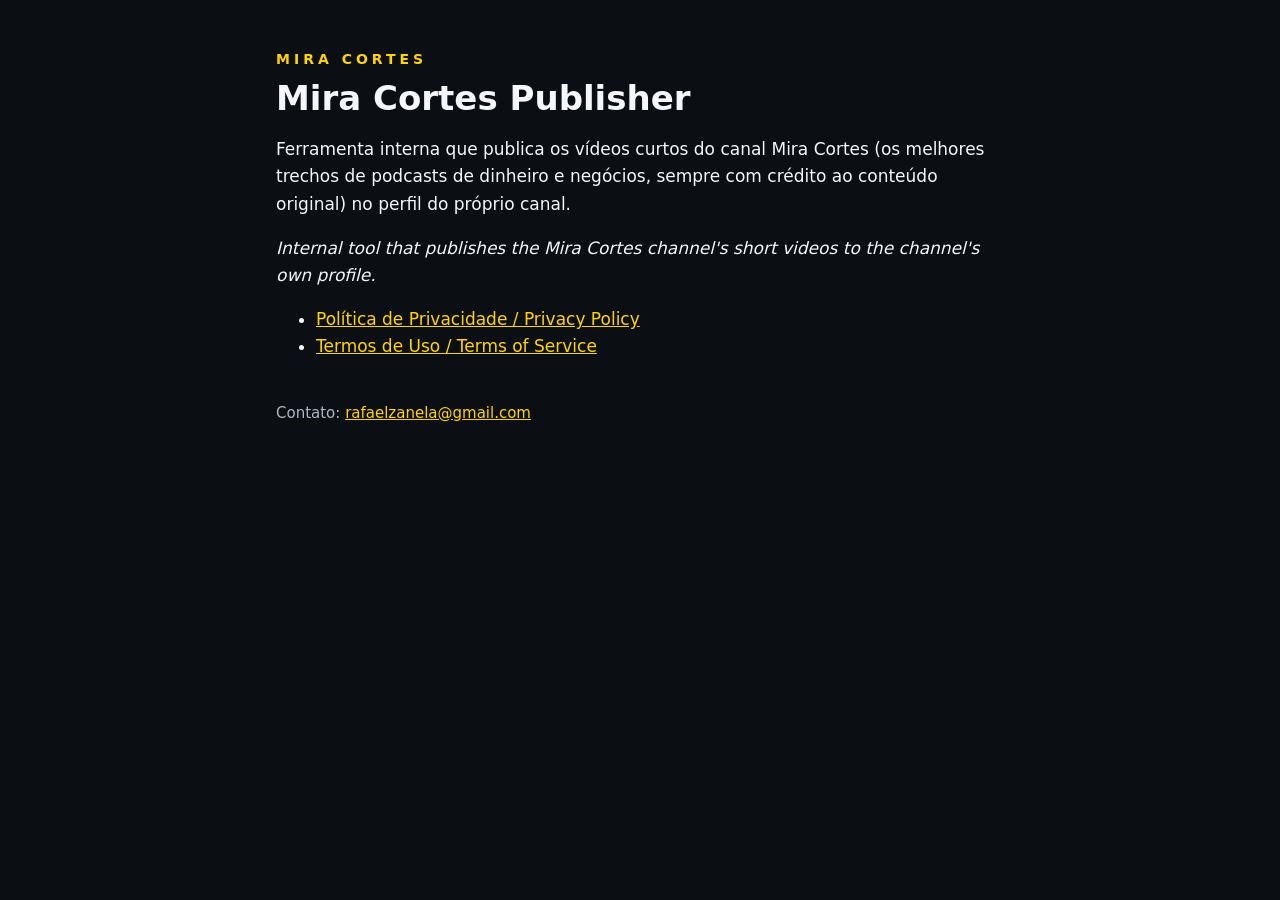
<file: index.html>
<!doctype html>
<html lang="pt-BR">
<head>
<meta charset="utf-8">
<meta name="viewport" content="width=device-width, initial-scale=1">
<title>Mira Cortes Publisher</title>
<link rel="stylesheet" href="estilo.css">
</head>
<body>
<main>
<p class="marca">Mira Cortes</p>
<h1>Mira Cortes Publisher</h1>
<p>Ferramenta interna que publica os vídeos curtos do canal Mira Cortes (os melhores trechos de podcasts de dinheiro
e negócios, sempre com crédito ao conteúdo original) no perfil do próprio canal.</p>
<p><em>Internal tool that publishes the Mira Cortes channel's short videos to the channel's own profile.</em></p>
<ul>
  <li><a href="privacidade.html">Política de Privacidade / Privacy Policy</a></li>
  <li><a href="termos.html">Termos de Uso / Terms of Service</a></li>
</ul>
<p class="rodape">Contato: <a href="mailto:rafaelzanela@gmail.com">rafaelzanela@gmail.com</a></p>
</main>
</body>
</html>
</file>
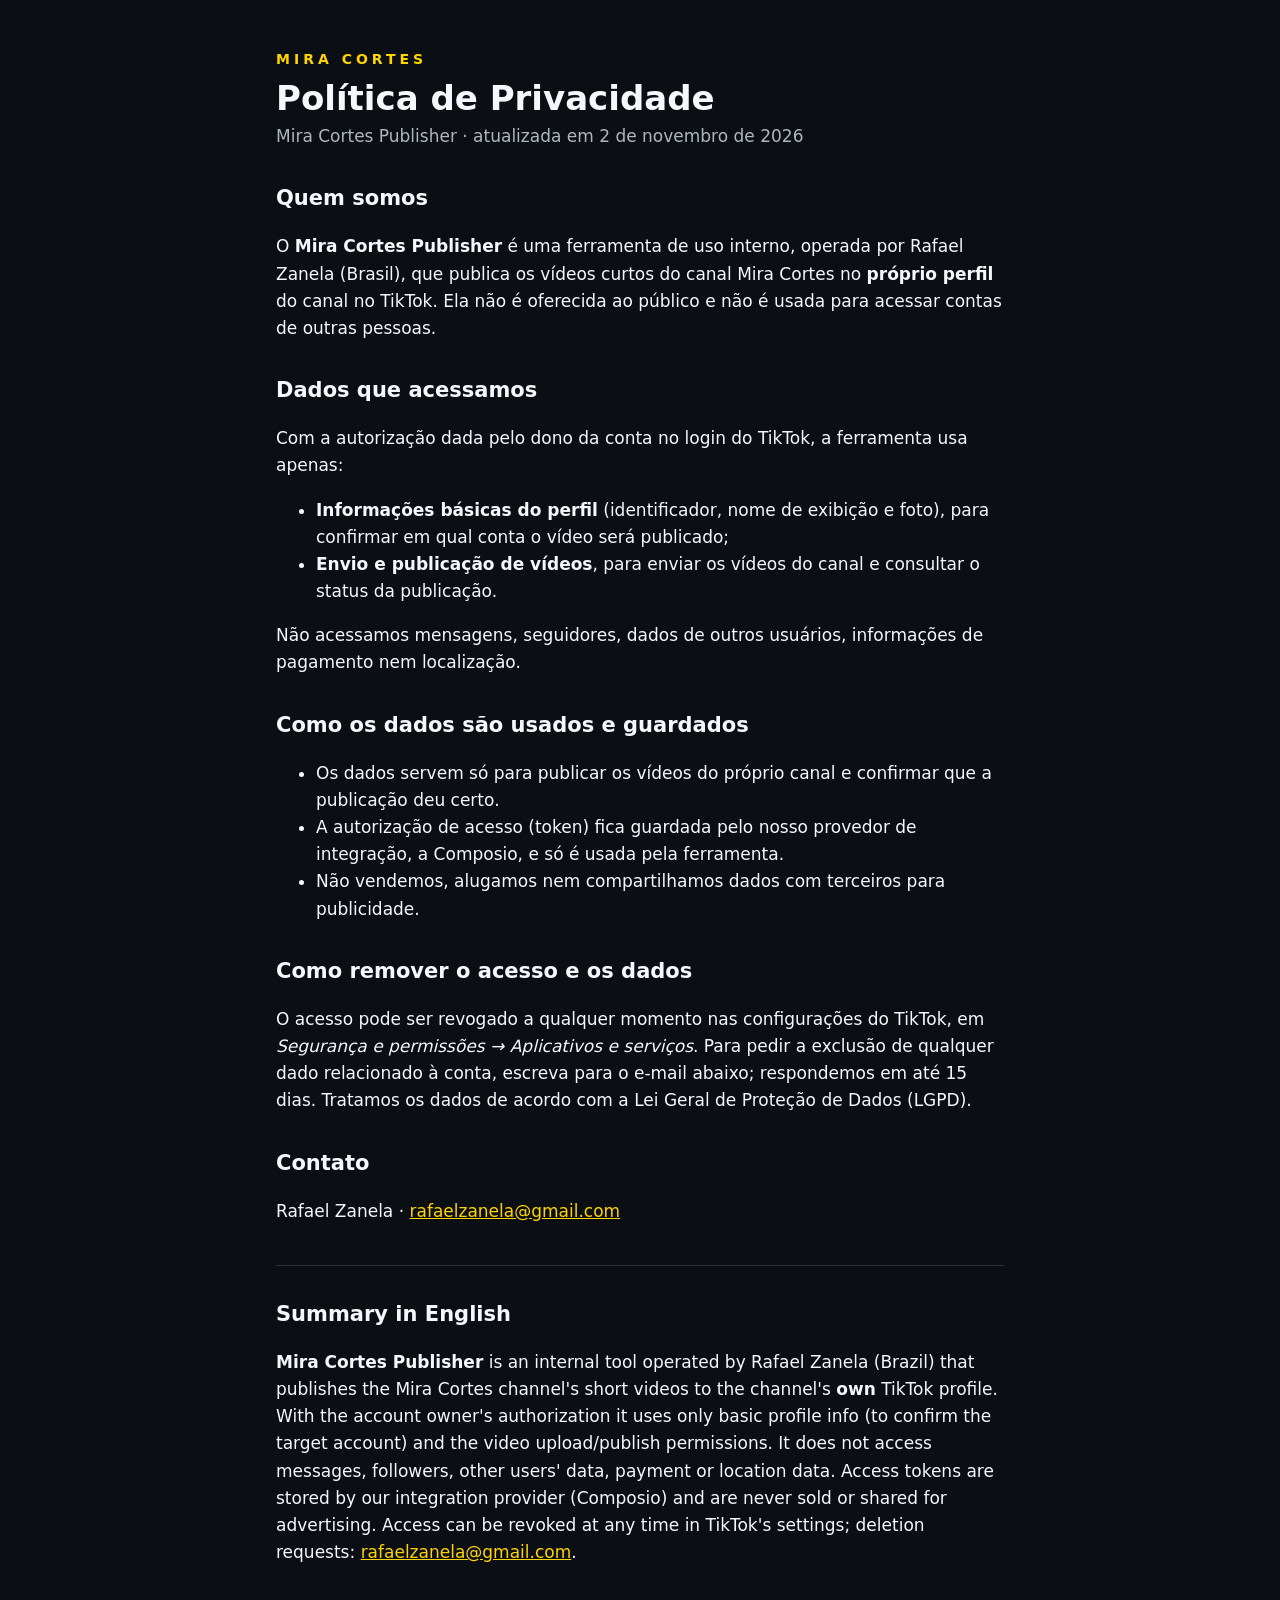
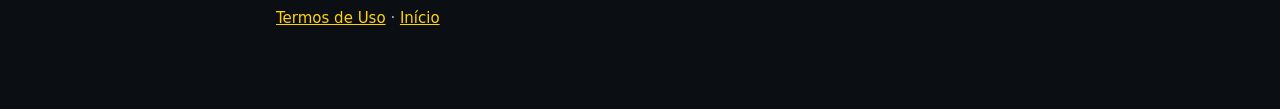
<file: privacidade.html>
<!doctype html>
<html lang="pt-BR">
<head>
<meta charset="utf-8">
<meta name="viewport" content="width=device-width, initial-scale=1">
<title>Política de Privacidade · Mira Cortes Publisher</title>
<link rel="stylesheet" href="estilo.css">
</head>
<body>
<main>
<p class="marca">Mira Cortes</p>
<h1>Política de Privacidade</h1>
<p class="data">Mira Cortes Publisher · atualizada em 2 de novembro de 2026</p>

<h2>Quem somos</h2>
<p>O <strong>Mira Cortes Publisher</strong> é uma ferramenta de uso interno, operada por Rafael Zanela (Brasil), que
publica os vídeos curtos do canal Mira Cortes no <strong>próprio perfil</strong> do canal no TikTok. Ela não é
oferecida ao público e não é usada para acessar contas de outras pessoas.</p>

<h2>Dados que acessamos</h2>
<p>Com a autorização dada pelo dono da conta no login do TikTok, a ferramenta usa apenas:</p>
<ul>
  <li><strong>Informações básicas do perfil</strong> (identificador, nome de exibição e foto), para confirmar em qual
      conta o vídeo será publicado;</li>
  <li><strong>Envio e publicação de vídeos</strong>, para enviar os vídeos do canal e consultar o status da
      publicação.</li>
</ul>
<p>Não acessamos mensagens, seguidores, dados de outros usuários, informações de pagamento nem localização.</p>

<h2>Como os dados são usados e guardados</h2>
<ul>
  <li>Os dados servem só para publicar os vídeos do próprio canal e confirmar que a publicação deu certo.</li>
  <li>A autorização de acesso (token) fica guardada pelo nosso provedor de integração, a Composio, e só é usada pela
      ferramenta.</li>
  <li>Não vendemos, alugamos nem compartilhamos dados com terceiros para publicidade.</li>
</ul>

<h2>Como remover o acesso e os dados</h2>
<p>O acesso pode ser revogado a qualquer momento nas configurações do TikTok, em <em>Segurança e permissões →
Aplicativos e serviços</em>. Para pedir a exclusão de qualquer dado relacionado à conta, escreva para o e-mail abaixo;
respondemos em até 15 dias. Tratamos os dados de acordo com a Lei Geral de Proteção de Dados (LGPD).</p>

<h2>Contato</h2>
<p>Rafael Zanela · <a href="mailto:rafaelzanela@gmail.com">rafaelzanela@gmail.com</a></p>

<hr>
<section lang="en">
<h2>Summary in English</h2>
<p><strong>Mira Cortes Publisher</strong> is an internal tool operated by Rafael Zanela (Brazil) that publishes the
Mira Cortes channel's short videos to the channel's <strong>own</strong> TikTok profile. With the account owner's
authorization it uses only basic profile info (to confirm the target account) and the video upload/publish
permissions. It does not access messages, followers, other users' data, payment or location data. Access tokens are
stored by our integration provider (Composio) and are never sold or shared for advertising. Access can be revoked at
any time in TikTok's settings; deletion requests: <a href="mailto:rafaelzanela@gmail.com">rafaelzanela@gmail.com</a>.</p>
</section>

<p class="rodape"><a href="termos.html">Termos de Uso</a> · <a href="index.html">Início</a></p>
</main>
</body>
</html>
</file>
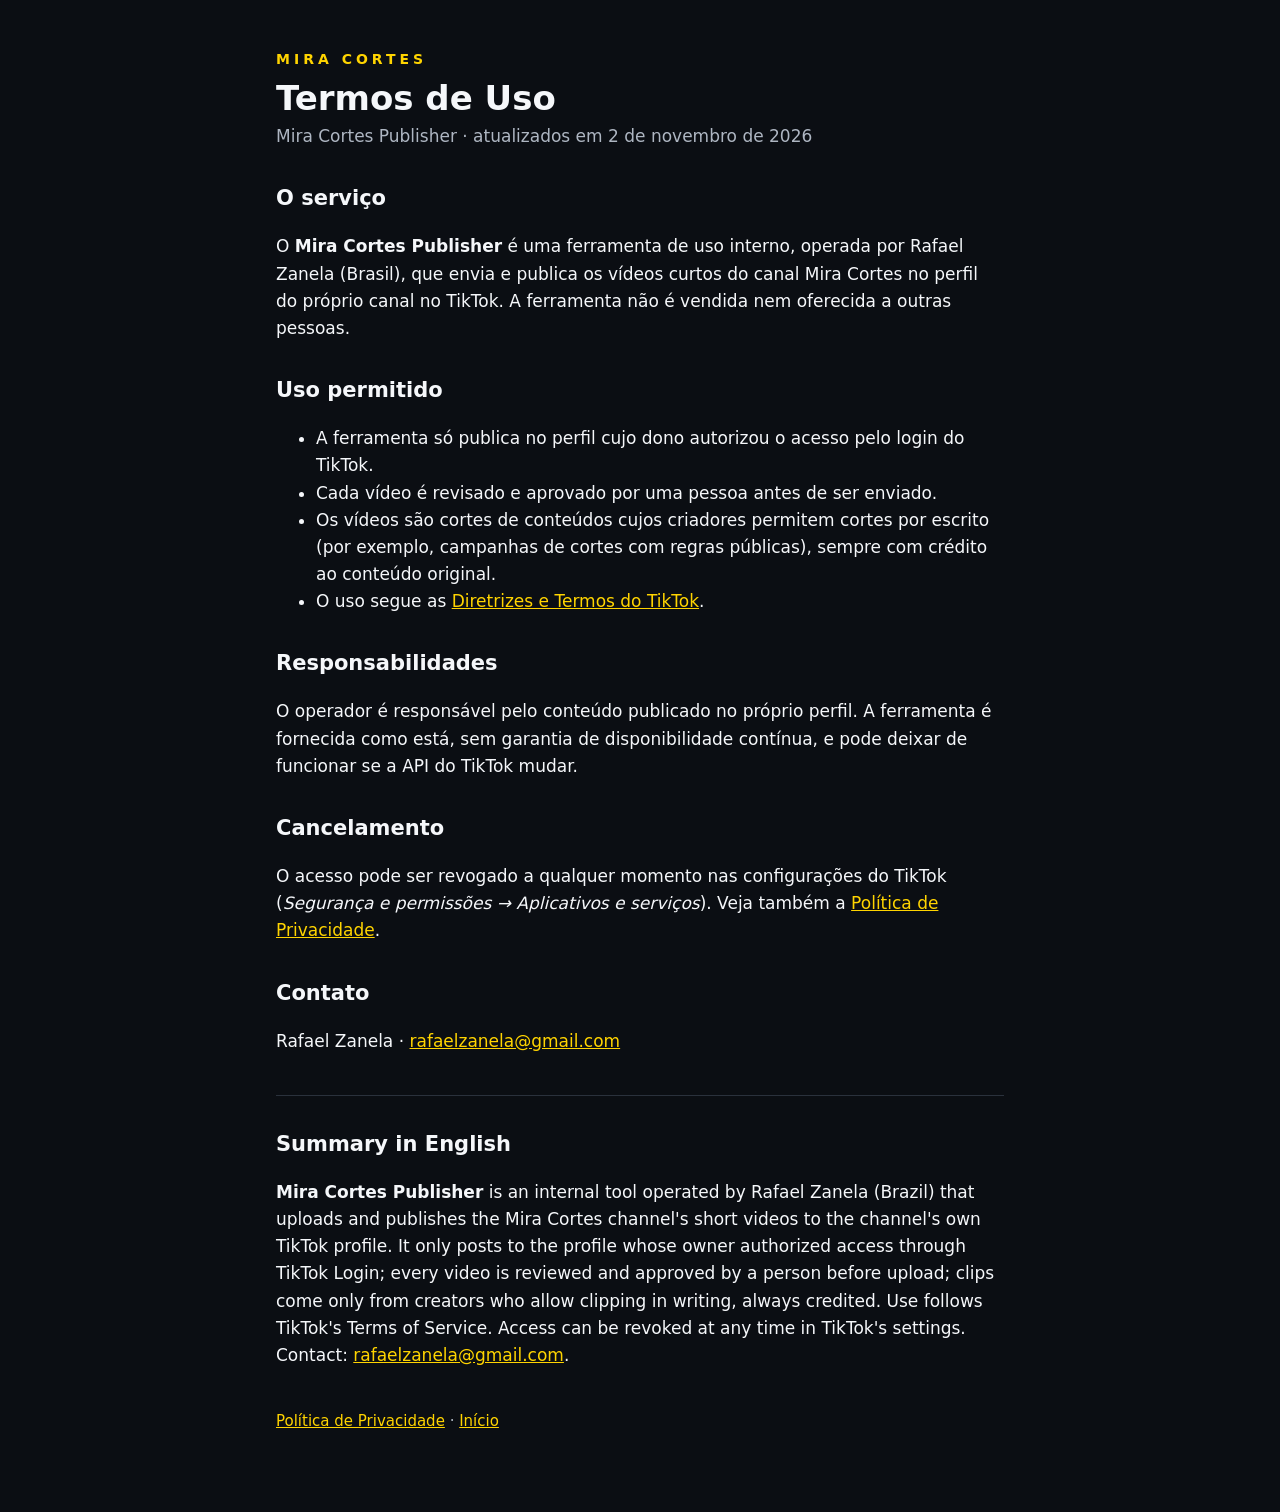
<file: termos.html>
<!doctype html>
<html lang="pt-BR">
<head>
<meta charset="utf-8">
<meta name="viewport" content="width=device-width, initial-scale=1">
<title>Termos de Uso · Mira Cortes Publisher</title>
<link rel="stylesheet" href="estilo.css">
</head>
<body>
<main>
<p class="marca">Mira Cortes</p>
<h1>Termos de Uso</h1>
<p class="data">Mira Cortes Publisher · atualizados em 2 de novembro de 2026</p>

<h2>O serviço</h2>
<p>O <strong>Mira Cortes Publisher</strong> é uma ferramenta de uso interno, operada por Rafael Zanela (Brasil), que
envia e publica os vídeos curtos do canal Mira Cortes no perfil do próprio canal no TikTok. A ferramenta não é
vendida nem oferecida a outras pessoas.</p>

<h2>Uso permitido</h2>
<ul>
  <li>A ferramenta só publica no perfil cujo dono autorizou o acesso pelo login do TikTok.</li>
  <li>Cada vídeo é revisado e aprovado por uma pessoa antes de ser enviado.</li>
  <li>Os vídeos são cortes de conteúdos cujos criadores permitem cortes por escrito (por exemplo, campanhas de cortes
      com regras públicas), sempre com crédito ao conteúdo original.</li>
  <li>O uso segue as <a href="https://www.tiktok.com/legal/terms-of-service">Diretrizes e Termos do TikTok</a>.</li>
</ul>

<h2>Responsabilidades</h2>
<p>O operador é responsável pelo conteúdo publicado no próprio perfil. A ferramenta é fornecida como está, sem
garantia de disponibilidade contínua, e pode deixar de funcionar se a API do TikTok mudar.</p>

<h2>Cancelamento</h2>
<p>O acesso pode ser revogado a qualquer momento nas configurações do TikTok (<em>Segurança e permissões →
Aplicativos e serviços</em>). Veja também a <a href="privacidade.html">Política de Privacidade</a>.</p>

<h2>Contato</h2>
<p>Rafael Zanela · <a href="mailto:rafaelzanela@gmail.com">rafaelzanela@gmail.com</a></p>

<hr>
<section lang="en">
<h2>Summary in English</h2>
<p><strong>Mira Cortes Publisher</strong> is an internal tool operated by Rafael Zanela (Brazil) that uploads and
publishes the Mira Cortes channel's short videos to the channel's own TikTok profile. It only posts to the profile
whose owner authorized access through TikTok Login; every video is reviewed and approved by a person before upload;
clips come only from creators who allow clipping in writing, always credited. Use follows TikTok's Terms of Service.
Access can be revoked at any time in TikTok's settings. Contact:
<a href="mailto:rafaelzanela@gmail.com">rafaelzanela@gmail.com</a>.</p>
</section>

<p class="rodape"><a href="privacidade.html">Política de Privacidade</a> · <a href="index.html">Início</a></p>
</main>
</body>
</html>
</file>
<file: estilo.css>
:root { --fundo: #0B0E13; --texto: #F5F7FA; --suave: #AEB6C2; --destaque: #FFD400; }
* { box-sizing: border-box; }
body { margin: 0; background: var(--fundo); color: var(--texto);
       font: 17px/1.6 system-ui, -apple-system, "Segoe UI", Roboto, sans-serif; }
main { max-width: 760px; margin: 0 auto; padding: 48px 16px 64px; }
.marca { color: var(--destaque); font-weight: 800; letter-spacing: 4px; text-transform: uppercase; font-size: 14px; margin: 0; }
h1 { font-size: 34px; line-height: 1.2; margin: 8px 0 4px; }
h2 { font-size: 21px; margin-top: 32px; }
.data { color: var(--suave); margin-top: 0; }
a { color: var(--destaque); }
hr { border: 0; border-top: 1px solid #2A313C; margin: 40px 0 8px; }
.rodape { margin-top: 40px; color: var(--suave); font-size: 15px; }
</file>
